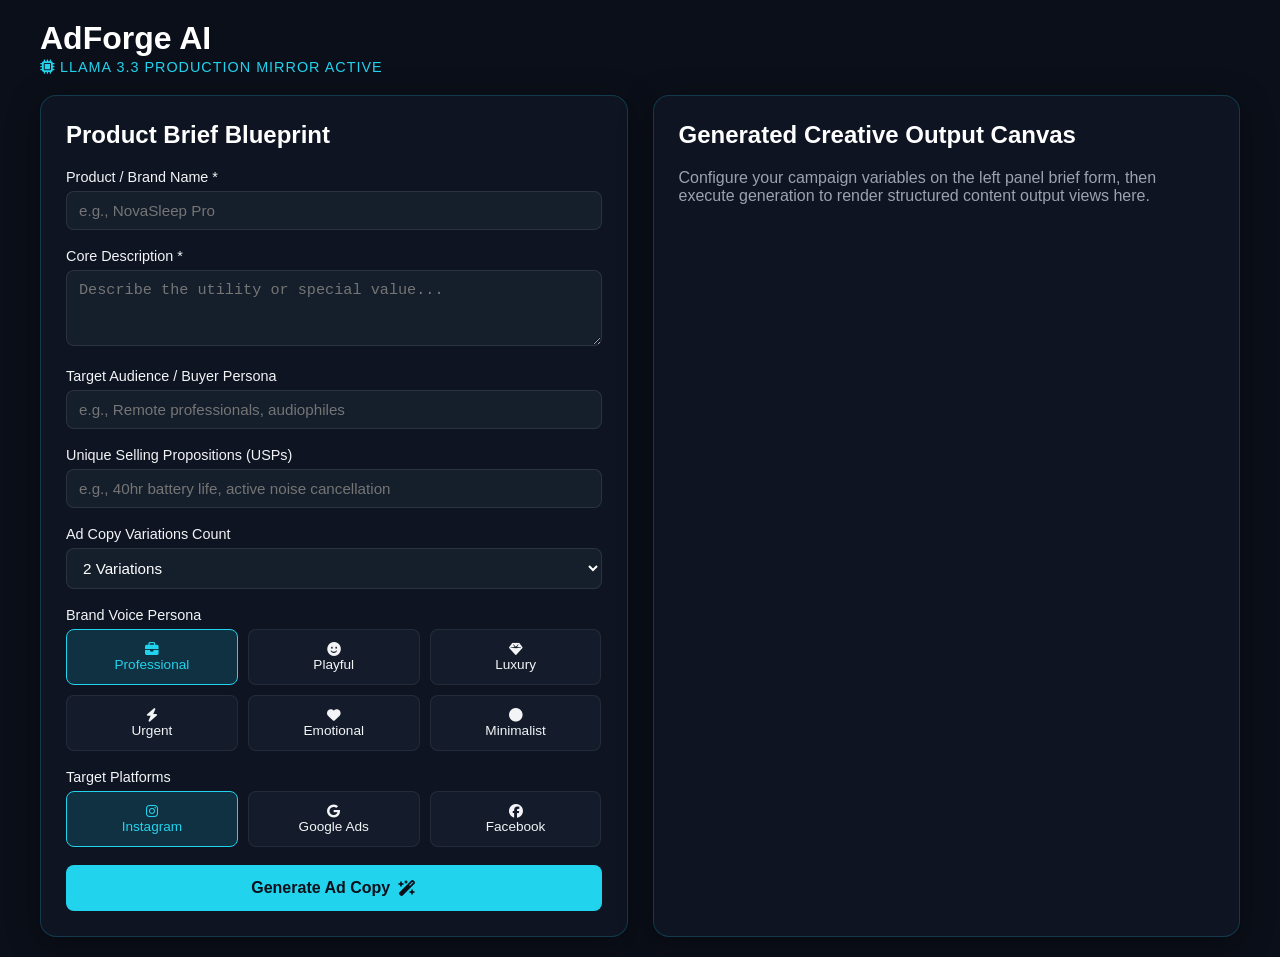
<file: templates/index.html>
<!DOCTYPE html>
<html lang="en">
<head>
    <meta charset="UTF-8">
    <meta name="viewport" content="width=device-width, initial-scale=1.0">
    <title>AdForge AI — Workspace Portal</title>
    <link href="https://cdnjs.cloudflare.com/ajax/libs/font-awesome/6.4.0/css/all.min.css" rel="stylesheet">
    <style>
        :root {
            --bg-dark: #0b0f19;
            --panel-bg: rgba(17, 24, 39, 0.7);
            --border-glow: rgba(34, 211, 238, 0.2);
            --accent-cyan: #22d3ee;
            --text-main: #f3f4f6;
            --text-muted: #9ca3af;
        }

        body {
            background-color: var(--bg-dark);
            color: var(--text-main);
            font-family: 'Segoe UI', Tahoma, Geneva, Verdana, sans-serif;
            margin: 0;
            padding: 20px;
            display: flex;
            justify-content: center;
        }

        .workspace-container {
            width: 100%;
            max-width: 1200px;
            display: grid;
            grid-template-columns: 1fr 1fr;
            gap: 25px;
            margin-top: 20px;
        }

        @media (max-width: 900px) {
            .workspace-container { grid-template-columns: 1fr; }
        }

        .panel {
            background: var(--panel-bg);
            backdrop-filter: blur(12px);
            border: 1px solid var(--border-glow);
            border-radius: 16px;
            padding: 25px;
            box-shadow: 0 8px 32px 0 rgba(0, 0, 0, 0.37);
        }

        h1, h2, h3 { color: #ffffff; margin-top: 0; }
        .accent-header { color: var(--accent-cyan); font-size: 0.9rem; letter-spacing: 1px; text-transform: uppercase; }

        .form-group { margin-bottom: 18px; }
        label { display: block; margin-bottom: 6px; font-weight: 500; font-size: 0.9rem; }
        
        input[type="text"], textarea, select {
            width: 100%;
            padding: 10px 12px;
            background: rgba(31, 41, 55, 0.5);
            border: 1px solid rgba(75, 85, 99, 0.4);
            border-radius: 8px;
            color: #ffffff;
            box-sizing: border-box;
            font-size: 0.95rem;
        }
        input:focus, textarea:focus { outline: 1px solid var(--accent-cyan); }

        .grid-options {
            display: grid;
            grid-template-columns: repeat(3, 1fr);
            gap: 10px;
        }

        .selectable-box {
            background: rgba(31, 41, 55, 0.4);
            border: 1px solid rgba(75, 85, 99, 0.3);
            border-radius: 8px;
            padding: 12px;
            text-align: center;
            cursor: pointer;
            transition: all 0.2s ease;
            font-size: 0.85rem;
        }

        .selectable-box.active {
            background: rgba(34, 211, 238, 0.15);
            border-color: var(--accent-cyan);
            color: var(--accent-cyan);
        }

        .submit-btn {
            width: 100%;
            background: var(--accent-cyan);
            color: #0b0f19;
            border: none;
            padding: 14px;
            border-radius: 8px;
            font-weight: 600;
            font-size: 1rem;
            cursor: pointer;
            margin-top: 10px;
            display: flex;
            align-items: center;
            justify-content: center;
            gap: 8px;
        }

        /* Generated Outputs Layout Rules */
        .variation-card {
            background: rgba(255, 255, 255, 0.03);
            border-left: 4px solid var(--accent-cyan);
            padding: 15px;
            border-radius: 0 12px 12px 0;
            margin-bottom: 20px;
        }

        .meta-tag {
            font-size: 0.75rem;
            text-transform: uppercase;
            color: var(--accent-cyan);
            font-weight: bold;
            margin-bottom: 5px;
        }

        .block-text { margin-bottom: 12px; white-space: pre-wrap; font-size: 0.95rem; line-height: 1.5; }

        .tag-pill {
            display: inline-block;
            background: rgba(34, 211, 238, 0.1);
            color: var(--accent-cyan);
            padding: 4px 10px;
            border-radius: 20px;
            font-size: 0.8rem;
            margin-right: 6px;
            margin-bottom: 6px;
        }
    </style>
</head>
<body>

<div style="width: 100%; max-width: 1200px;">
    <div>
        <h1 style="margin-bottom: 2px;">AdForge AI</h1>
        <div class="accent-header"><i class="fa-solid fa-microchip"></i> LLaMA 3.3 Production Mirror Active</div>
    </div>

    <div class="workspace-container">
        <div class="panel">
            <h2>Product Brief Blueprint</h2>
            <form id="generationForm">
                <div class="form-group">
                    <label>Product / Brand Name *</label>
                    <input type="text" id="product_name" placeholder="e.g., NovaSleep Pro" required>
                </div>
                <div class="form-group">
                    <label>Core Description *</label>
                    <textarea id="product_description" rows="3" placeholder="Describe the utility or special value..." required></textarea>
                </div>
                <div class="form-group">
                    <label>Target Audience / Buyer Persona</label>
                    <input type="text" id="audience" placeholder="e.g., Remote professionals, audiophiles">
                </div>
                <div class="form-group">
                    <label>Unique Selling Propositions (USPs)</label>
                    <input type="text" id="usps" placeholder="e.g., 40hr battery life, active noise cancellation">
                </div>
                <div class="form-group">
                    <label>Ad Copy Variations Count</label>
                    <select id="variations">
                        <option value="1">1 Variation</option>
                        <option value="2" selected>2 Variations</option>
                        <option value="3">3 Variations</option>
                    </select>
                </div>

                <div class="form-group">
                    <label>Brand Voice Persona</label>
                    <div class="grid-options" id="toneGrid">
                        <div class="selectable-box active" data-value="professional"><i class="fa-solid fa-briefcase"></i><br>Professional</div>
                        <div class="selectable-box" data-value="playful"><i class="fa-solid fa-face-smile"></i><br>Playful</div>
                        <div class="selectable-box" data-value="luxury"><i class="fa-solid fa-gem"></i><br>Luxury</div>
                        <div class="selectable-box" data-value="urgent"><i class="fa-solid fa-bolt"></i><br>Urgent</div>
                        <div class="selectable-box" data-value="emotional"><i class="fa-solid fa-heart"></i><br>Emotional</div>
                        <div class="selectable-box" data-value="minimalist"><i class="fa-solid fa-circle"></i><br>Minimalist</div>
                    </div>
                </div>

                <div class="form-group">
                    <label>Target Platforms</label>
                    <div class="grid-options" id="platformGrid">
                        <div class="selectable-box active" data-value="instagram"><i class="fa-brands fa-instagram"></i><br>Instagram</div>
                        <div class="selectable-box" data-value="google"><i class="fa-brands fa-google"></i><br>Google Ads</div>
                        <div class="selectable-box" data-value="facebook"><i class="fa-brands fa-facebook"></i><br>Facebook</div>
                    </div>
                </div>

                <button type="submit" class="submit-btn" id="submitBtn">
                    <span id="btnText">Generate Ad Copy</span> <i class="fa-solid fa-wand-magic-sparkles"></i>
                </button>
            </form>
        </div>

        <div class="panel">
            <h2>Generated Creative Output Canvas</h2>
            <div id="outputLoading" style="display: none; color: var(--accent-cyan);"><i class="fa-solid fa-spinner fa-spin"></i> Processing variants...</div>
            <div id="canvasDisplayPlaceholder" style="color: var(--text-muted);">
                Configure your campaign variables on the left panel brief form, then execute generation to render structured content output views here.
            </div>
            <div id="outputContentContainer"></div>
        </div>
    </div>
</div>

<script>
    // Grid Selection Actions Core Handles
    function setupGridClicks(gridId, allowMultiple = false) {
        const grid = document.getElementById(gridId);
        grid.querySelectorAll('.selectable-box').forEach(box => {
            box.addEventListener('click', () => {
                if (!allowMultiple) {
                    grid.querySelectorAll('.selectable-box').forEach(b => b.classList.remove('active'));
                    box.classList.add('active');
                } else {
                    box.classList.toggle('active');
                }
            });
        });
    }
    setupGridClicks('toneGrid', false);
    setupGridClicks('platformGrid', true);

    // Lifecycle processing loop
    document.getElementById('generationForm').addEventListener('submit', async (e) => {
        e.preventDefault();
        
        const activePlatforms = Array.from(document.getElementById('platformGrid').querySelectorAll('.selectable-box.active')).map(b => b.dataset.value);
        if(activePlatforms.length === 0) {
            alert("Please select at least one target platform!");
            return;
        }

        const payload = {
            product_name: document.getElementById('product_name').value,
            product_description: document.getElementById('product_description').value,
            audience: document.getElementById('audience').value,
            usps: document.getElementById('usps').value,
            variations: document.getElementById('variations').value,
            tone: document.getElementById('toneGrid').querySelector('.selectable-box.active').dataset.value,
            platforms: activePlatforms
        };

        document.getElementById('canvasDisplayPlaceholder').style.display = 'none';
        document.getElementById('outputLoading').style.display = 'block';
        document.getElementById('outputContentContainer').innerHTML = '';

        try {
            const res = await fetch('/api/generate', {
                method: 'POST',
                headers: { 'Content-Type': 'application/json' },
                body: JSON.stringify(payload)
            });
            const data = await res.json();
            document.getElementById('outputLoading').style.display = 'none';

            if(data.error) {
                document.getElementById('outputContentContainer').innerHTML = `<p style="color: #ef4444;">${data.error}</p>`;
                return;
            }

            // Build dynamic display nodes parsing emojis and tags structure natively
            let htmlPayload = '';

            if (data.slogans && data.slogans.length > 0) {
                htmlPayload += `<h3>Suggested Slogans</h3><ul>` + data.slogans.map(s => `<li><strong>${s}</strong></li>`).join('') + `</ul><hr style="border-color:rgba(255,255,255,0.1); margin:20px 0;">`;
            }

            const variationsObj = data.ad_variations || {};
            for (const [platform, variants] of Object.entries(variationsObj)) {
                htmlPayload += `<h3 style="text-transform: capitalize; color: #ffffff;"><i class="fa-brands fa-${platform === 'google' ? 'google' : platform}"></i> ${platform} Variations</h3>`;
                
                variants.forEach((v, index) => {
                    htmlPayload += `<div class="variation-card">`;
                    htmlPayload += `<div class="meta-tag">Variation ${index + 1}</div>`;
                    
                    if (platform === 'instagram') {
                        if(v.hook) htmlPayload += `<div class="block-text"><strong>Hook:</strong> ${v.hook}</div>`;
                        if(v.emoji_caption) htmlPayload += `<div class="block-text">${v.emoji_caption}</div>`;
                        if(v.hashtags) {
                            htmlPayload += `<div>` + v.hashtags.map(t => `<span class="tag-pill">#${t.replace('#','')}</span>`).join('') + `</div>`;
                        }
                        if(v.cta_text) htmlPayload += `<div class="block-text" style="margin-top:10px; color:var(--accent-cyan)"><strong>CTA:</strong> ${v.cta_text}</div>`;
                    } else if (platform === 'facebook') {
                        if(v.primary_text) htmlPayload += `<div class="block-text">${v.primary_text}</div>`;
                        if(v.headline) htmlPayload += `<div class="block-text"><strong>Headline:</strong> ${v.headline}</div>`;
                        if(v.link_description) htmlPayload += `<div class="block-text" style="color:var(--text-muted)">${v.link_description}</div>`;
                    } else if (platform === 'google') {
                        if(v.headlines) htmlPayload += `<div class="block-text"><strong>Headlines:</strong> ${v.headlines.join(' | ')}</div>`;
                        if(v.descriptions) htmlPayload += `<div class="block-text"><strong>Description:</strong> ${v.descriptions.join(' ')}</div>`;
                    }
                    
                    htmlPayload += `</div>`;
                });
            }

            document.getElementById('outputContentContainer').innerHTML = htmlPayload;

        } catch (err) {
            document.getElementById('outputLoading').style.display = 'none';
            document.getElementById('outputContentContainer').innerHTML = `<p style="color: #ef4444;">Network pipeline exception: ${err.message}</p>`;
        }
    });
</script>
</body>
</html>
</file>
